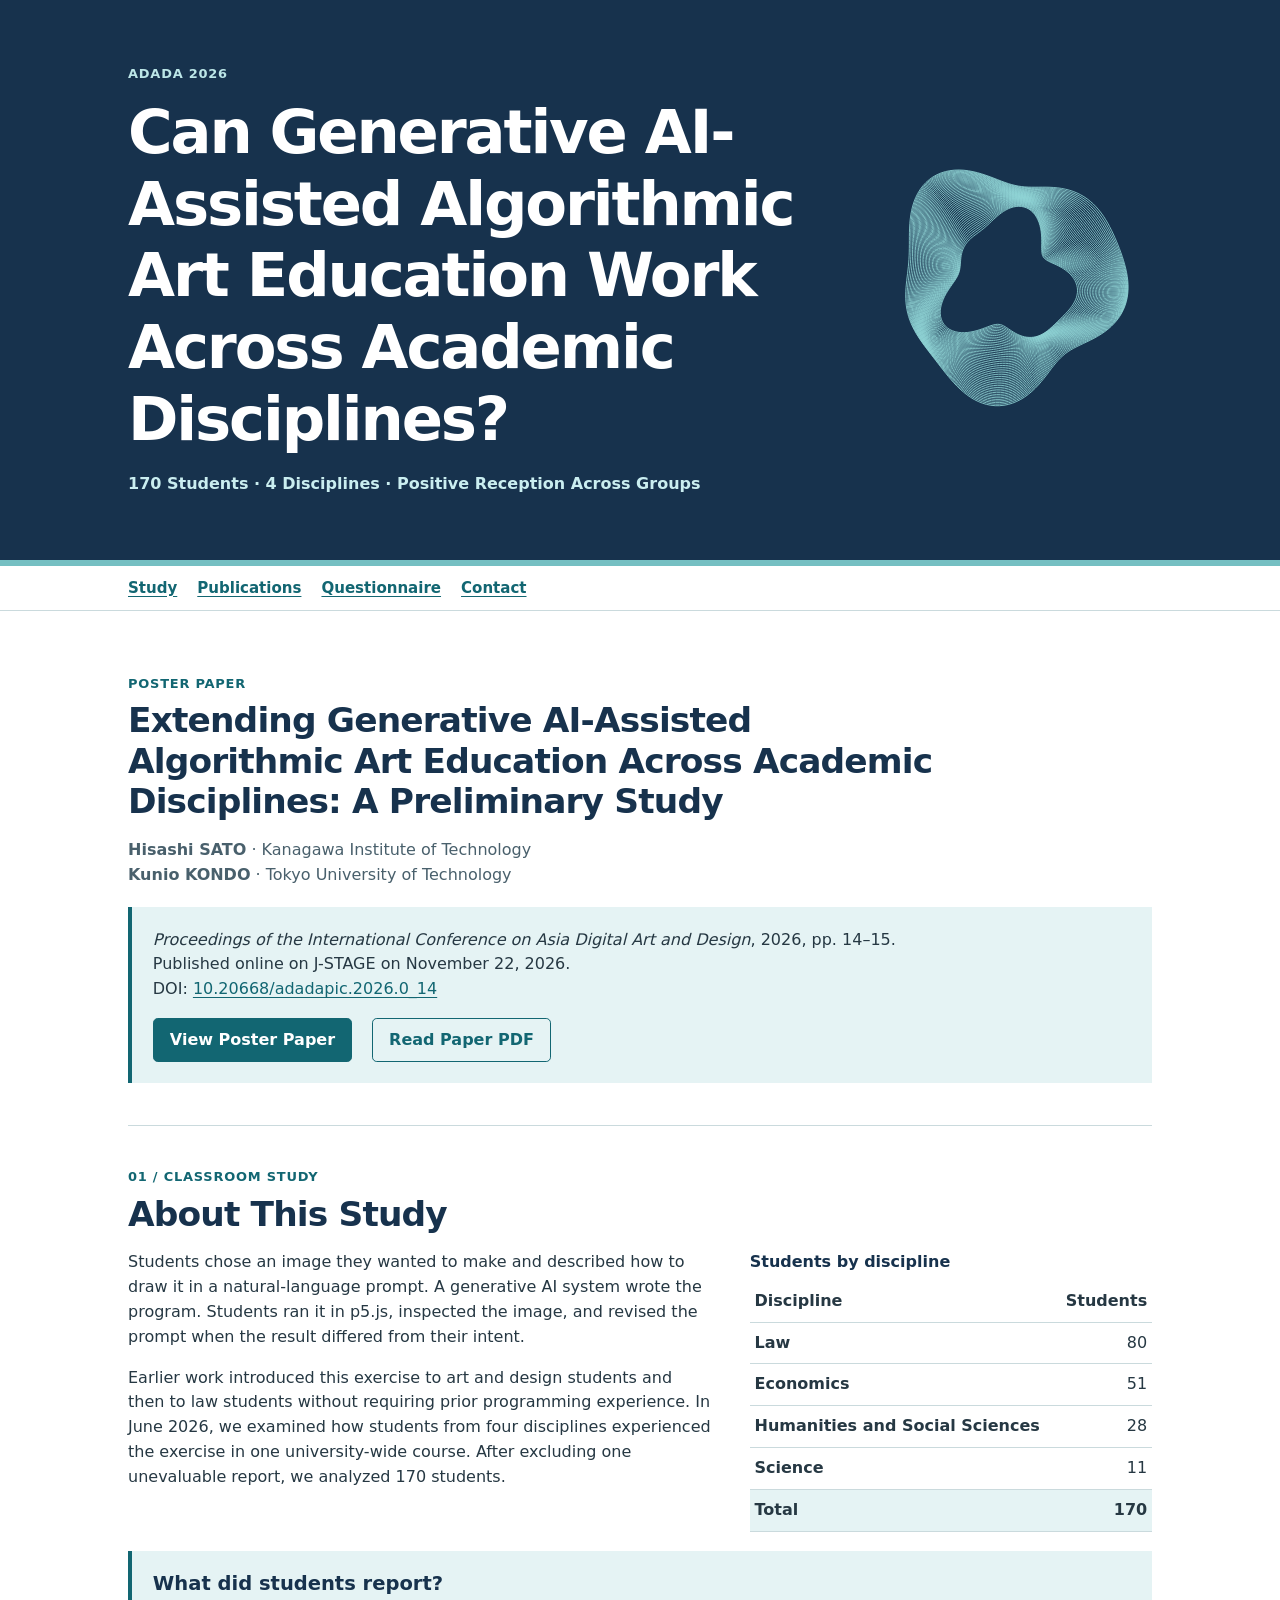
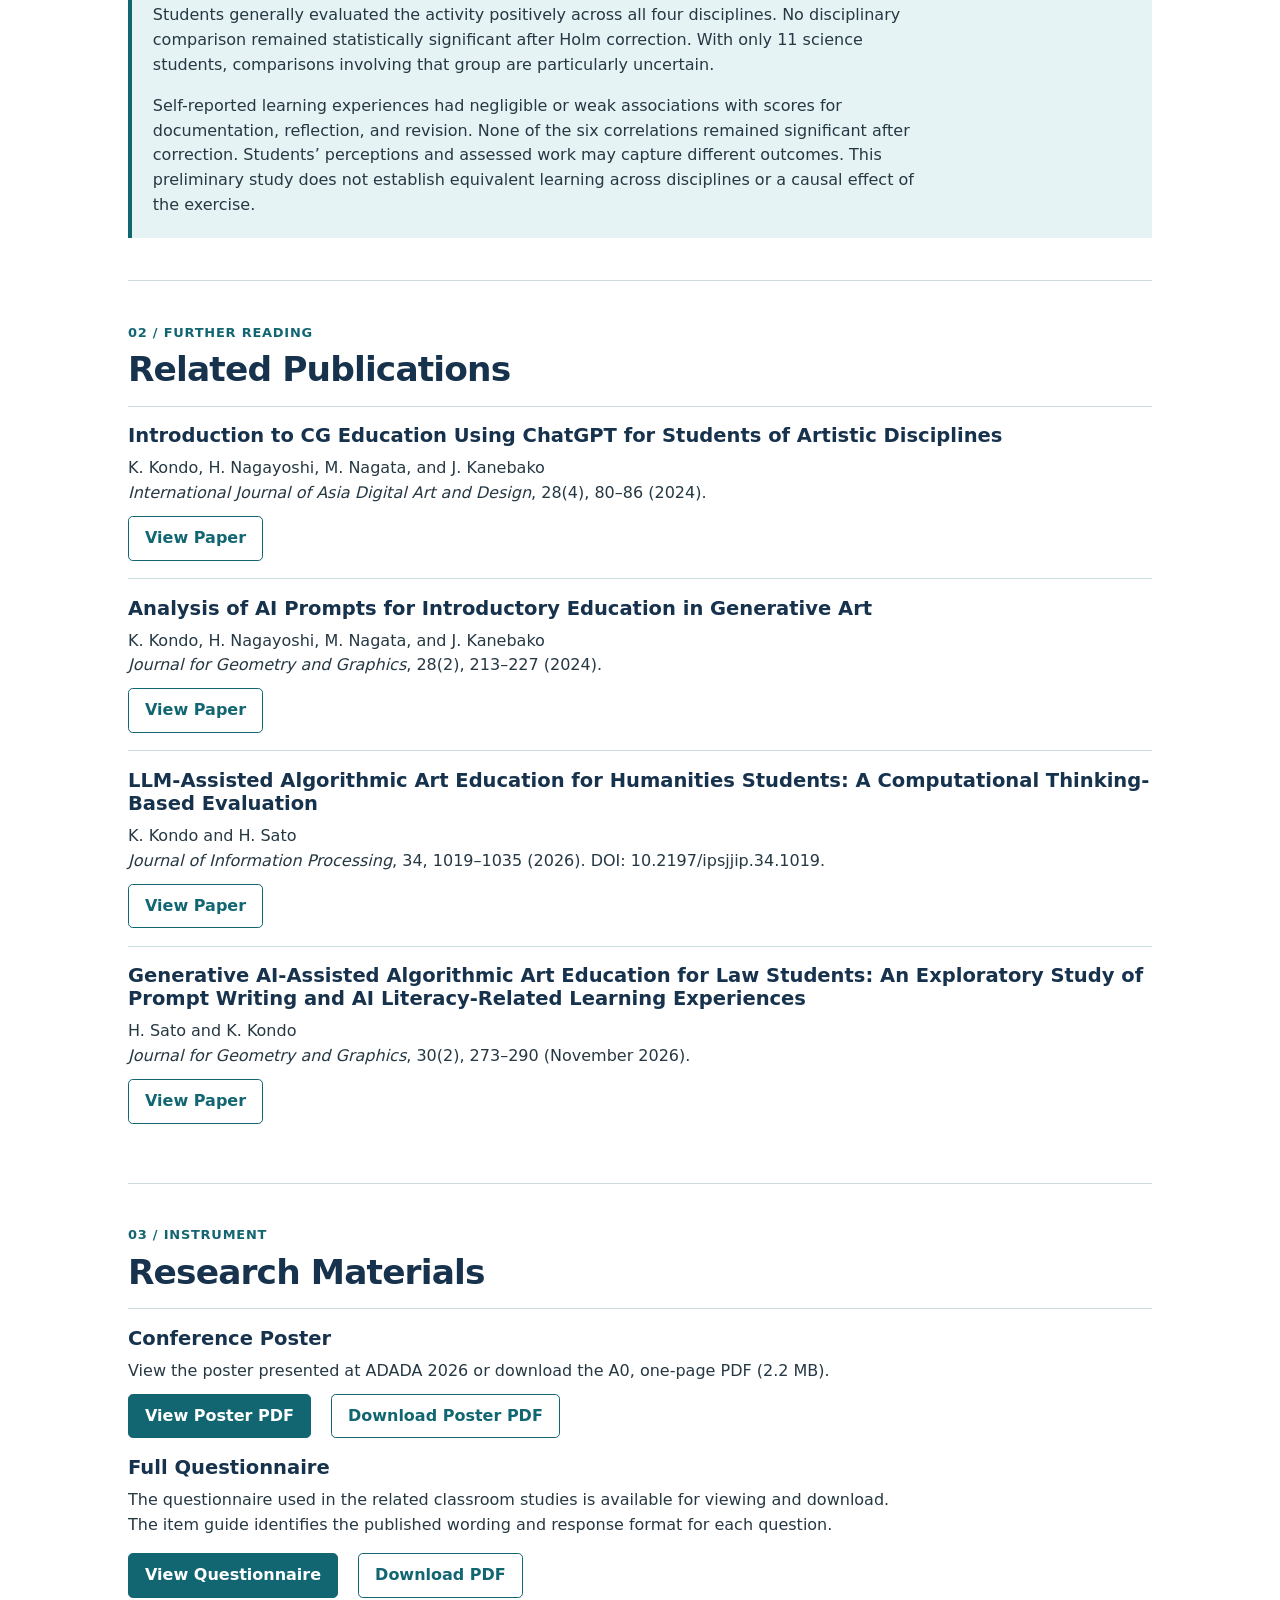
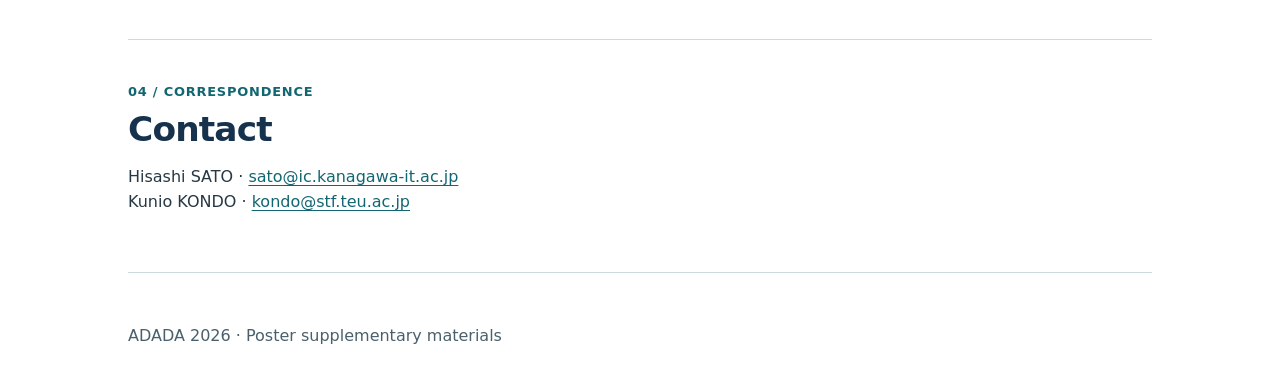
<file: adada2026/index.html>
<!doctype html>
<html lang="en"><head><meta charset="utf-8"><meta name="viewport" content="width=device-width,initial-scale=1"><title>ADADA 2026 · Algorithmic Art Across Disciplines</title><meta name="description" content="Study overview, related publications and classroom questionnaire for the ADADA 2026 poster by Hisashi Sato and Kunio Kondo."><link rel="stylesheet" href="assets/style.css"></head>
<body><a class="skip" href="#main">Skip to content</a>
<header class="hero home"><div class="wrap"><p class="eyebrow">ADADA 2026</p><h1>Can Generative AI-Assisted Algorithmic Art Education Work Across Academic Disciplines?</h1><p class="strap">170 Students · 4 Disciplines · Positive Reception Across Groups</p></div></header>
<nav aria-label="Poster resources"><div class="wrap"><a href="#study">Study</a><a href="#publications">Publications</a><a href="questionnaire.html">Questionnaire</a><a href="#contact">Contact</a></div></nav>
<main id="main" class="wrap"><div class="paper"><p class="kicker">Poster paper</p><h2>Extending Generative AI-Assisted Algorithmic Art Education Across Academic Disciplines: A Preliminary Study</h2><p class="byline"><strong>Hisashi SATO</strong> · Kanagawa Institute of Technology<br><strong>Kunio KONDO</strong> · Tokyo University of Technology</p>
<div class="callout" id="published-paper">
<p><i>Proceedings of the International Conference on Asia Digital Art and Design</i>, 2026, pp. 14–15.<br>
Published online on J-STAGE on November 22, 2026.<br>
DOI: <a href="https://doi.org/10.20668/adadapic.2026.0_14">10.20668/adadapic.2026.0_14</a></p>
<div class="actions">
<a class="button primary" href="https://www.jstage.jst.go.jp/article/adadapic/2026/0/2026_14/_article/-char/en">View Poster Paper</a>
<a class="button" href="https://www.jstage.jst.go.jp/article/adadapic/2026/0/2026_14/_pdf/-char/en">Read Paper PDF</a>
</div>
</div>
</div>
<section id="study"><p class="kicker">01 / Classroom study</p><h2>About This Study</h2><div class="studygrid"><div><p>Students chose an image they wanted to make and described how to draw it in a natural-language prompt. A generative AI system wrote the program. Students ran it in p5.js, inspected the image, and revised the prompt when the result differed from their intent.</p><p>Earlier work introduced this exercise to art and design students and then to law students without requiring prior programming experience. In June 2026, we examined how students from four disciplines experienced the exercise in one university-wide course. After excluding one unevaluable report, we analyzed 170 students.</p></div>
<table><caption>Students by discipline</caption><thead><tr><th scope="col">Discipline</th><th scope="col">Students</th></tr></thead><tbody><tr><th scope="row">Law</th><td>80</td></tr><tr><th scope="row">Economics</th><td>51</td></tr><tr><th scope="row">Humanities and Social Sciences</th><td>28</td></tr><tr><th scope="row">Science</th><td>11</td></tr></tbody><tfoot><tr><th scope="row">Total</th><td>170</td></tr></tfoot></table></div>
<div class="callout"><h3>What did students report?</h3><p>Students generally evaluated the activity positively across all four disciplines. No disciplinary comparison remained statistically significant after Holm correction. With only 11 science students, comparisons involving that group are particularly uncertain.</p><p>Self-reported learning experiences had negligible or weak associations with scores for documentation, reflection, and revision. None of the six correlations remained significant after correction. Students’ perceptions and assessed work may capture different outcomes. This preliminary study does not establish equivalent learning across disciplines or a causal effect of the exercise.</p></div></section>
<section id="publications"><p class="kicker">02 / Further reading</p><h2>Related Publications</h2>
<article class="pub"><h3>Introduction to CG Education Using ChatGPT for Students of Artistic Disciplines</h3><p>K. Kondo, H. Nagayoshi, M. Nagata, and J. Kanebako<br><i>International Journal of Asia Digital Art and Design</i>, 28(4), 80–86 (2024).</p><a class="button" aria-label="View Paper: Introduction to CG Education Using ChatGPT" href="https://www.jstage.jst.go.jp/article/adada/28/4/28_80/_article/-char/en">View Paper</a></article>
<article class="pub">
<h3>Analysis of AI Prompts for Introductory Education in Generative Art</h3>
<p>K. Kondo, H. Nagayoshi, M. Nagata, and J. Kanebako<br>
<i>Journal for Geometry and Graphics</i>, 28(2), 213–227 (2024).</p>
<a class="button" aria-label="View Paper: Analysis of AI Prompts for Introductory Education in Generative Art" href="https://www.heldermann.de/JGG/JGG28/JGG282/jgg28019.htm">View Paper</a>
</article>
<article class="pub"><h3>LLM-Assisted Algorithmic Art Education for Humanities Students: A Computational Thinking-Based Evaluation</h3><p>K. Kondo and H. Sato<br><i>Journal of Information Processing</i>, 34, 1019–1035 (2026). DOI: 10.2197/ipsjjip.34.1019.</p><a class="button" aria-label="View Paper: LLM-Assisted Algorithmic Art Education for Humanities Students" href="https://doi.org/10.2197/ipsjjip.34.1019">View Paper</a></article>
<article class="pub"><h3>Generative AI-Assisted Algorithmic Art Education for Law Students: An Exploratory Study of Prompt Writing and AI Literacy-Related Learning Experiences</h3><p>H. Sato and K. Kondo<br><i>Journal for Geometry and Graphics</i>, 30(2), 273–290 (November 2026).</p><a class="button" aria-label="View Paper: Generative AI-Assisted Algorithmic Art Education for Law Students" href="https://www.heldermann.de/JGG/JGG30/JGG302/jgg30018.htm">View Paper</a></article></section>
<section id="materials"><p class="kicker">03 / Instrument</p><h2>Research Materials</h2>
<div class="pub">
<h3>Conference Poster</h3>
<p>View the poster presented at ADADA 2026 or download the A0, one-page PDF (2.2 MB).</p>
<div class="actions">
<a class="button primary" href="adada2026-poster.pdf">View Poster PDF</a>
<a class="button" href="adada2026-poster.pdf" download>Download Poster PDF</a>
</div>
</div>
<h3>Full Questionnaire</h3><p>The questionnaire used in the related classroom studies is available for viewing and download. The item guide identifies the published wording and response format for each question.</p><div class="actions"><a class="button primary" href="questionnaire.html">View Questionnaire</a><a class="button" href="questionnaire.pdf" download>Download PDF</a></div></section>
<section id="contact"><p class="kicker">04 / Correspondence</p><h2>Contact</h2><p>Hisashi SATO · <a href="mailto:sato@ic.kanagawa-it.ac.jp">sato@ic.kanagawa-it.ac.jp</a><br>Kunio KONDO · <a href="mailto:kondo@stf.teu.ac.jp">kondo@stf.teu.ac.jp</a></p></section></main><footer class="wrap">ADADA 2026 · Poster supplementary materials</footer></body></html>
</file>
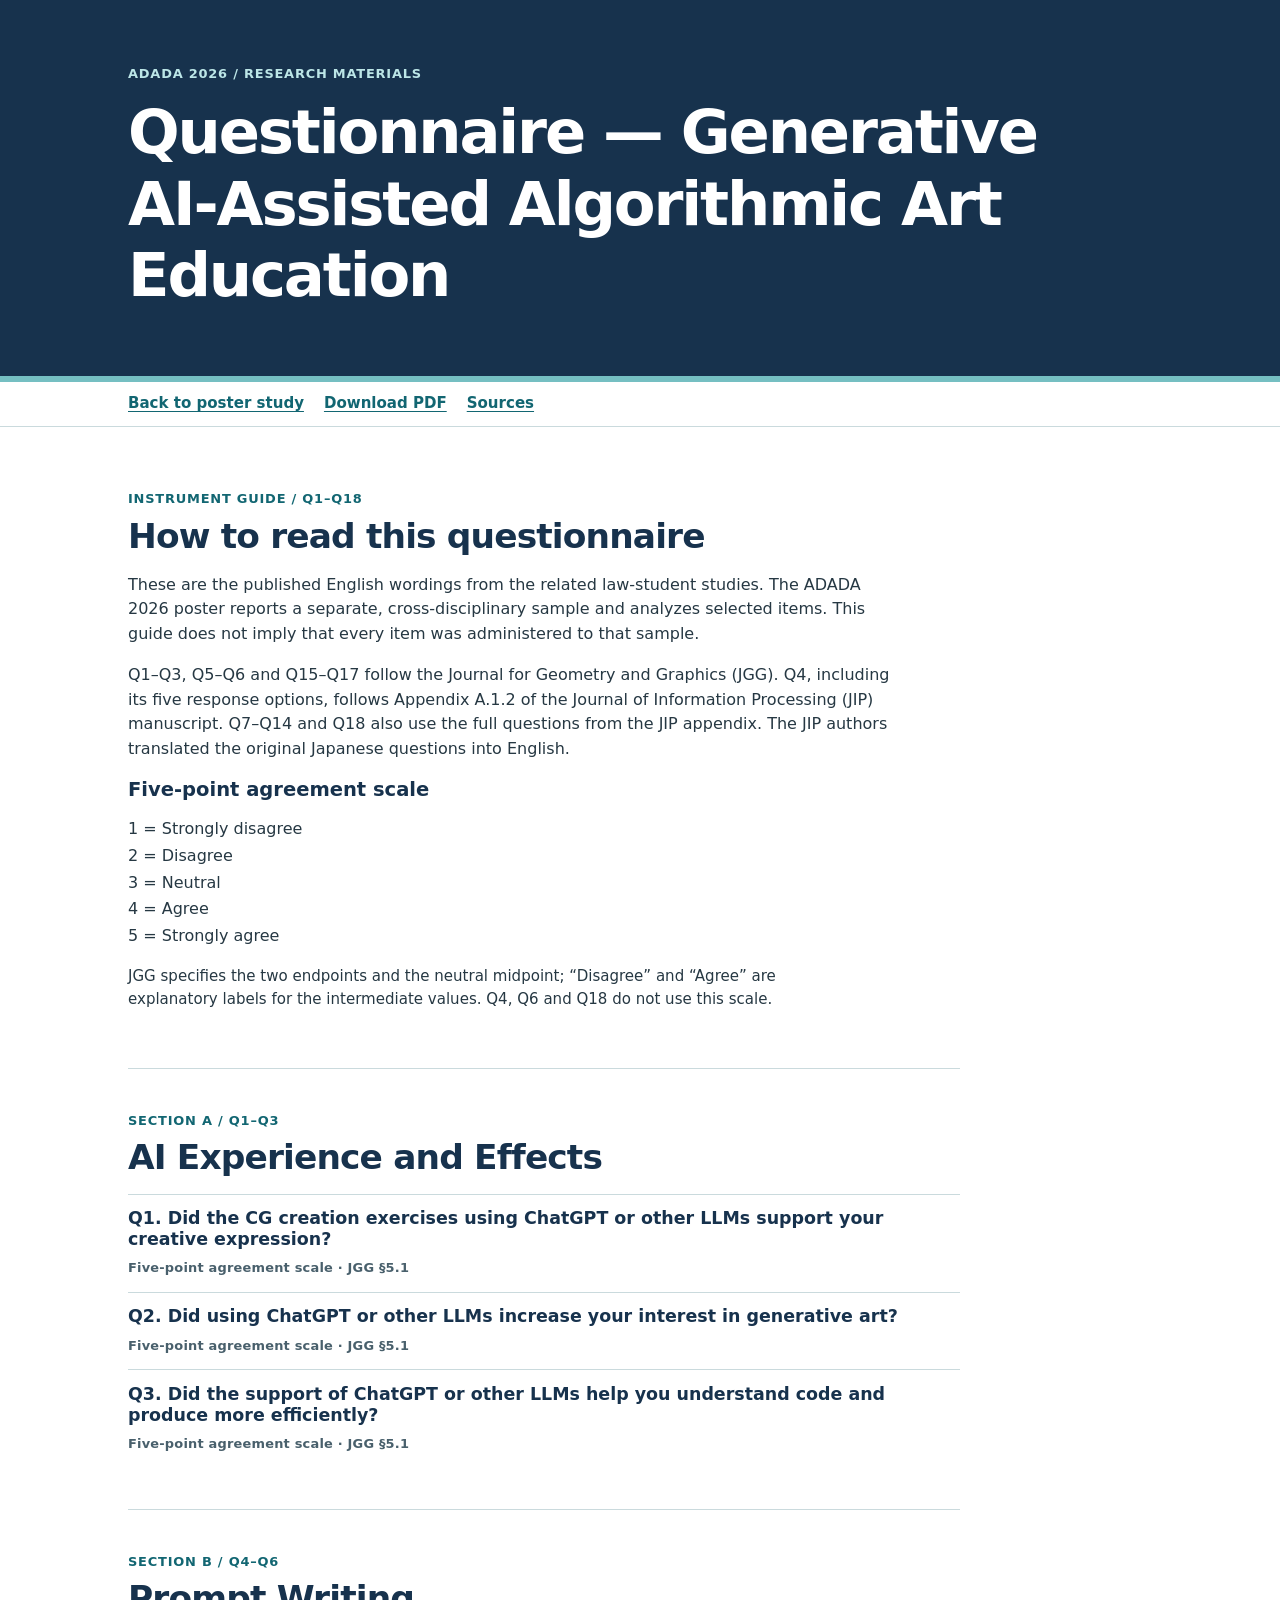
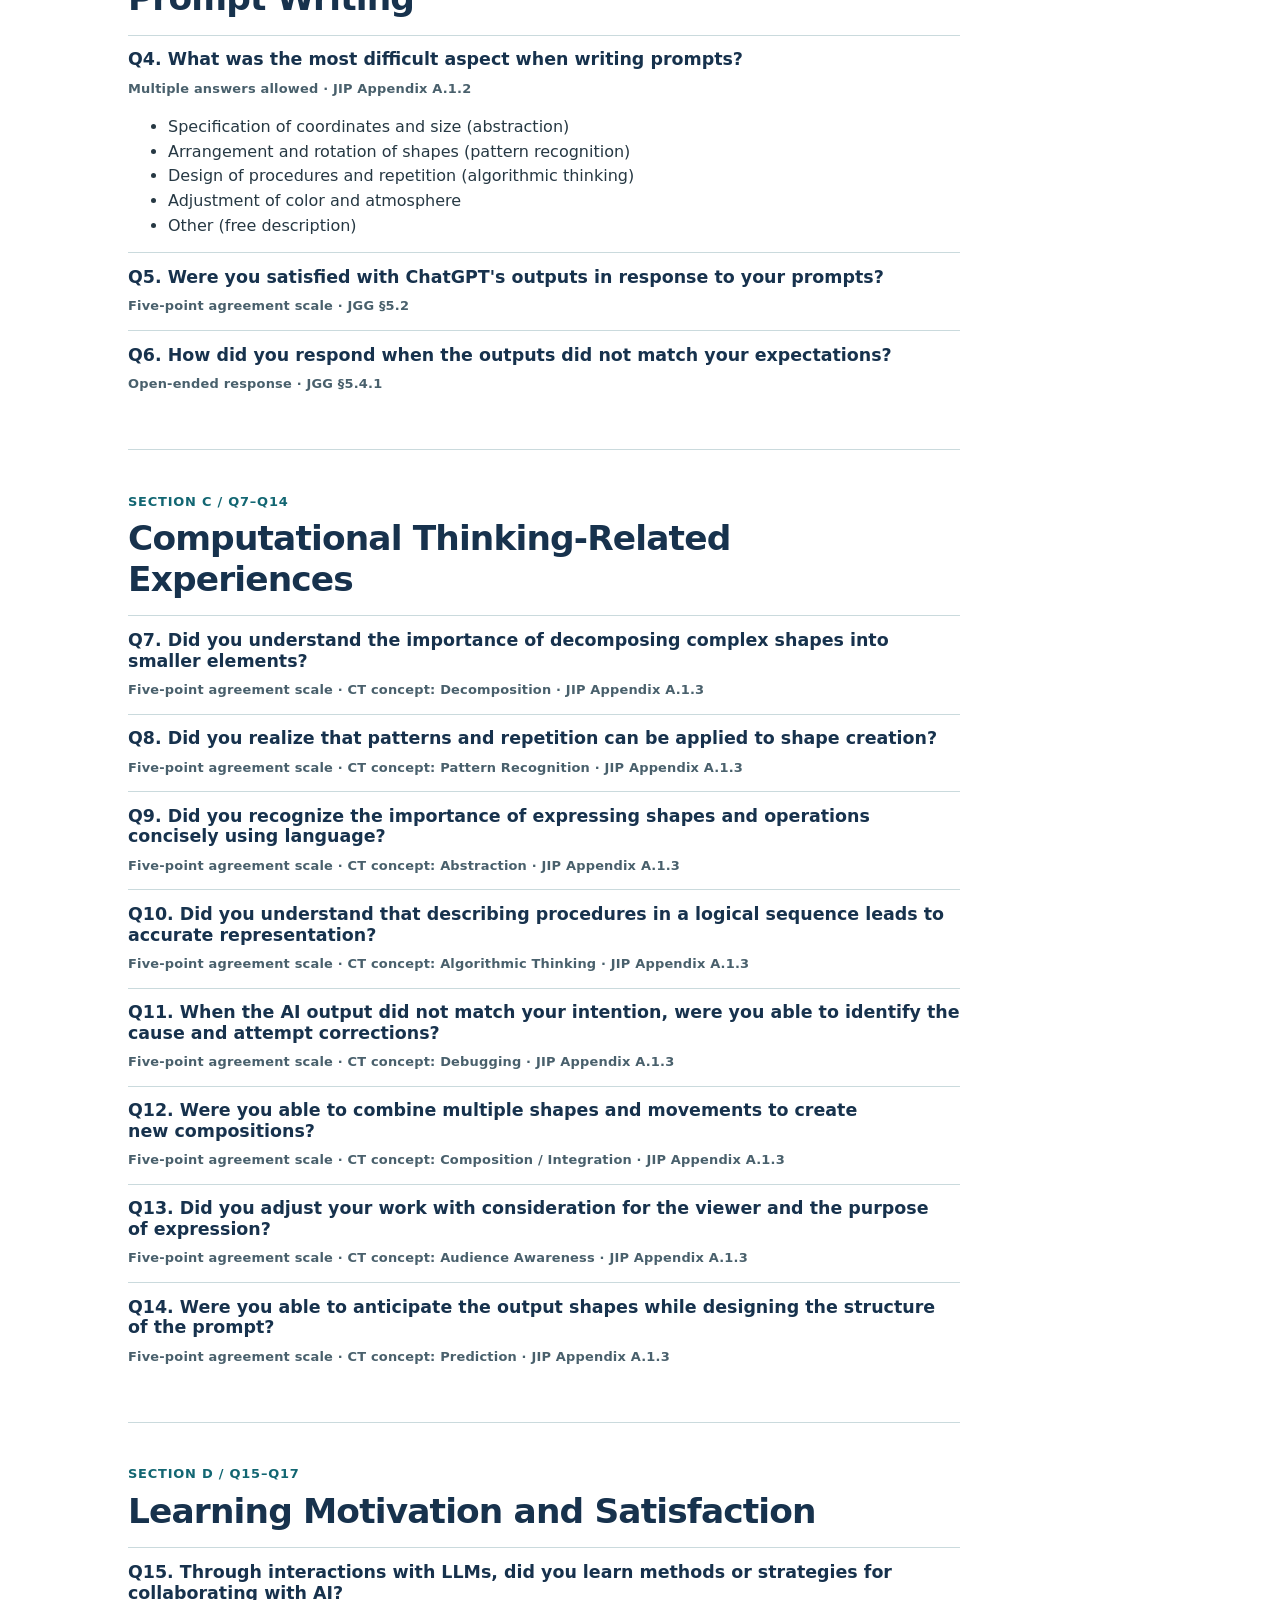
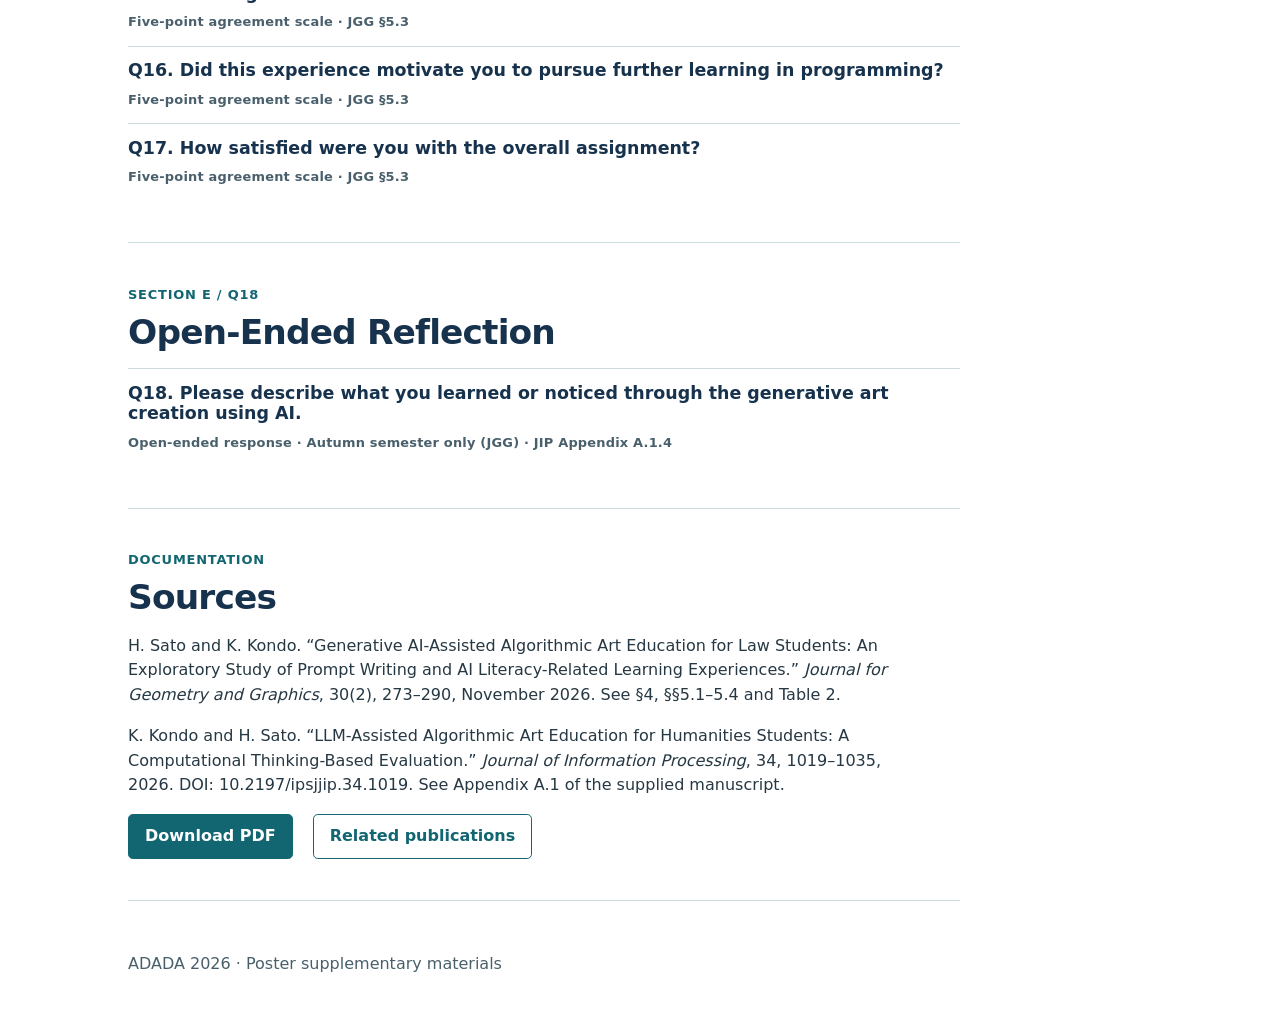
<file: adada2026/questionnaire.html>
<!doctype html><html lang="en"><head><meta charset="utf-8"><meta name="viewport" content="width=device-width,initial-scale=1"><title>Questionnaire — Generative AI-Assisted Algorithmic Art Education</title><link rel="stylesheet" href="assets/style.css"></head><body>
<a class="skip" href="#main">Skip to content</a><header class="hero"><div class="wrap"><p class="eyebrow">ADADA 2026 / Research materials</p><h1>Questionnaire — Generative AI-Assisted Algorithmic Art Education</h1></div></header>
<nav aria-label="Questionnaire resources"><div class="wrap"><a href="index.html">Back to poster study</a><a href="questionnaire.pdf" download>Download PDF</a><a href="#sources">Sources</a></div></nav>
<main id="main" class="wrap qpage"><section><p class="kicker">Instrument guide / Q1–Q18</p><h2>How to read this questionnaire</h2><p>These are the published English wordings from the related law-student studies. The ADADA 2026 poster reports a separate, cross-disciplinary sample and analyzes selected items. This guide does not imply that every item was administered to that sample.</p><p>Q1–Q3, Q5–Q6 and Q15–Q17 follow the Journal for Geometry and Graphics (JGG). Q4, including its five response options, follows Appendix A.1.2 of the Journal of Information Processing (JIP) manuscript. Q7–Q14 and Q18 also use the full questions from the JIP appendix. The JIP authors translated the original Japanese questions into English.</p>
<h3>Five-point agreement scale</h3><ol class="scale"><li>1 = Strongly disagree</li><li>2 = Disagree</li><li>3 = Neutral</li><li>4 = Agree</li><li>5 = Strongly agree</li></ol><p class="source">JGG specifies the two endpoints and the neutral midpoint; “Disagree” and “Agree” are explanatory labels for the intermediate values. Q4, Q6 and Q18 do not use this scale.</p></section>
<section class="group"><p class="kicker">Section A / Q1–Q3</p><h2>AI Experience and Effects</h2>
<div class="q" id="q1"><h3>Q1. Did the CG creation exercises using ChatGPT or other LLMs support your creative expression?</h3><p class="meta">Five-point agreement scale · JGG §5.1</p>
</div>
<div class="q" id="q2"><h3>Q2. Did using ChatGPT or other LLMs increase your interest in generative art?</h3><p class="meta">Five-point agreement scale · JGG §5.1</p>
</div>
<div class="q" id="q3"><h3>Q3. Did the support of ChatGPT or other LLMs help you understand code and produce more efficiently?</h3><p class="meta">Five-point agreement scale · JGG §5.1</p>
</div>
</section>
<section class="newpage"><p class="kicker">Section B / Q4–Q6</p><h2>Prompt Writing</h2>
<div class="q" id="q4">
<h3>Q4. What was the most difficult aspect when writing prompts?</h3>
<p class="meta">Multiple answers allowed · JIP Appendix A.1.2</p>
<ul>
<li>Specification of coordinates and size (abstraction)</li>
<li>Arrangement and rotation of shapes (pattern recognition)</li>
<li>Design of procedures and repetition (algorithmic thinking)</li>
<li>Adjustment of color and atmosphere</li>
<li>Other (free description)</li>
</ul>
</div>
<div class="q" id="q5"><h3>Q5. Were you satisfied with ChatGPT&#x27;s outputs in response to your prompts?</h3><p class="meta">Five-point agreement scale · JGG §5.2</p>
</div>
<div class="q" id="q6"><h3>Q6. How did you respond when the outputs did not match your expectations?</h3><p class="meta">Open-ended response · JGG §5.4.1</p>
</div>
</section>
<section class="group"><p class="kicker">Section C / Q7–Q14</p><h2>Computational Thinking-Related Experiences</h2>
<div class="q" id="q7"><h3>Q7. Did you understand the importance of decomposing complex shapes into smaller elements?</h3><p class="meta">Five-point agreement scale · CT concept: Decomposition · JIP Appendix A.1.3</p>
</div>
<div class="q" id="q8"><h3>Q8. Did you realize that patterns and repetition can be applied to shape creation?</h3><p class="meta">Five-point agreement scale · CT concept: Pattern Recognition · JIP Appendix A.1.3</p>
</div>
<div class="q" id="q9"><h3>Q9. Did you recognize the importance of expressing shapes and operations concisely using language?</h3><p class="meta">Five-point agreement scale · CT concept: Abstraction · JIP Appendix A.1.3</p>
</div>
<div class="q" id="q10"><h3>Q10. Did you understand that describing procedures in a logical sequence leads to accurate representation?</h3><p class="meta">Five-point agreement scale · CT concept: Algorithmic Thinking · JIP Appendix A.1.3</p>
</div>
<div class="q" id="q11"><h3>Q11. When the AI output did not match your intention, were you able to identify the cause and attempt corrections?</h3><p class="meta">Five-point agreement scale · CT concept: Debugging · JIP Appendix A.1.3</p>
</div>
<div class="q" id="q12"><h3>Q12. Were you able to combine multiple shapes and movements to create new compositions?</h3><p class="meta">Five-point agreement scale · CT concept: Composition / Integration · JIP Appendix A.1.3</p>
</div>
<div class="q" id="q13"><h3>Q13. Did you adjust your work with consideration for the viewer and the purpose of expression?</h3><p class="meta">Five-point agreement scale · CT concept: Audience Awareness · JIP Appendix A.1.3</p>
</div>
<div class="q" id="q14"><h3>Q14. Were you able to anticipate the output shapes while designing the structure of the prompt?</h3><p class="meta">Five-point agreement scale · CT concept: Prediction · JIP Appendix A.1.3</p>
</div>
</section>
<section class="newpage"><p class="kicker">Section D / Q15–Q17</p><h2>Learning Motivation and Satisfaction</h2>
<div class="q" id="q15"><h3>Q15. Through interactions with LLMs, did you learn methods or strategies for collaborating with AI?</h3><p class="meta">Five-point agreement scale · JGG §5.3</p>
</div>
<div class="q" id="q16"><h3>Q16. Did this experience motivate you to pursue further learning in programming?</h3><p class="meta">Five-point agreement scale · JGG §5.3</p>
</div>
<div class="q" id="q17"><h3>Q17. How satisfied were you with the overall assignment?</h3><p class="meta">Five-point agreement scale · JGG §5.3</p>
</div>
</section>
<section class="group"><p class="kicker">Section E / Q18</p><h2>Open-Ended Reflection</h2>
<div class="q" id="q18"><h3>Q18. Please describe what you learned or noticed through the generative art creation using AI.</h3><p class="meta">Open-ended response · Autumn semester only (JGG) · JIP Appendix A.1.4</p>
</div>
</section>
<section id="sources"><p class="kicker">Documentation</p><h2>Sources</h2><p>H. Sato and K. Kondo. “Generative AI-Assisted Algorithmic Art Education for Law Students: An Exploratory Study of Prompt Writing and AI Literacy-Related Learning Experiences.” <i>Journal for Geometry and Graphics</i>, 30(2), 273–290, November 2026. See §4, §§5.1–5.4 and Table 2.</p><p>K. Kondo and H. Sato. “LLM-Assisted Algorithmic Art Education for Humanities Students: A Computational Thinking-Based Evaluation.” <i>Journal of Information Processing</i>, 34, 1019–1035, 2026. DOI: 10.2197/ipsjjip.34.1019. See Appendix A.1 of the supplied manuscript.</p><div class="actions"><a class="button primary" href="questionnaire.pdf" download>Download PDF</a><a class="button" href="index.html#publications">Related publications</a></div></section></main><footer class="wrap">ADADA 2026 · Poster supplementary materials</footer></body></html>
</file>
<file: adada2026/assets/style.css>
:root{--navy:#17324d;--teal:#126672;--ink:#263843;--muted:#49606c;--line:#cadadd;--tint:#e5f3f4;color:var(--ink);background:white;font:100%/1.55 system-ui,-apple-system,sans-serif}
*{box-sizing:border-box}body{margin:0}a{color:var(--teal);text-underline-offset:.2em}a:focus-visible{outline:3px solid #cd7513;outline-offset:3px}.skip{position:absolute;left:.5rem;top:-8rem;background:white;padding:.6rem;z-index:5}.skip:focus{top:.5rem}
.wrap{width:min(100% - 2.5rem,64rem);margin-inline:auto}.hero{background:var(--navy);color:white;border-bottom:6px solid #75bfc2}.hero .wrap{padding-block:clamp(2rem,5vw,4.5rem);position:relative;isolation:isolate}.hero.home .wrap:after{content:"";position:absolute;inset:0 0 0 auto;width:28%;background:url('contours.svg') center right/contain no-repeat;z-index:-1}.home h1,.home .strap{max-width:70%}
.eyebrow,.kicker,.meta{font-size:.81rem;font-weight:650;letter-spacing:.06em}.eyebrow,.kicker{text-transform:uppercase}.eyebrow{color:#bce6e7;margin:0 0 .8rem}.kicker{color:var(--teal);margin:0 0 .4rem}.meta{color:var(--muted);letter-spacing:.015em}.strap{color:#caeef0;margin:1rem 0 0;font-weight:600}h1,h2,h3,p{margin-top:0}h1,h2,h3{line-height:1.18;text-wrap:pretty}h1{font-size:clamp(2rem,4.9vw,3.8rem);letter-spacing:-.035em;margin-bottom:0}h2{font-size:clamp(1.55rem,3vw,2.15rem);color:var(--navy);letter-spacing:-.025em;margin-bottom:1rem}h3{color:var(--navy);font-size:1.22rem;margin-bottom:.55rem}p{max-width:75ch}
nav{border-bottom:1px solid var(--line)}nav .wrap,.actions{display:flex;gap:.35rem 1.25rem;flex-wrap:wrap}nav a,.button{display:inline-flex;align-items:center;min-height:44px;font-weight:600}nav a{font-size:.94rem}.button{padding:.55rem 1rem;border:1px solid var(--teal);border-radius:.3rem;text-decoration:none}.button:hover{background:var(--tint)}.primary,.primary:hover{background:var(--teal);color:white}
main{padding-block:1.3rem 2rem}section,.paper{padding:clamp(1.4rem,4vw,2.6rem) 0;border-bottom:1px solid var(--line)}.paper h2{max-width:35ch}.byline{color:var(--muted);margin-bottom:0}.studygrid{display:grid;grid-template-columns:1.45fr 1fr;gap:2.4rem}table{border-collapse:collapse;width:100%;align-self:start}caption{text-align:left;font-weight:bold;color:var(--navy);margin-bottom:.35rem}td,th{text-align:left;padding:.5rem .3rem;border-bottom:1px solid var(--line)}td:last-child,thead th:last-child{text-align:right;font-variant-numeric:tabular-nums}tfoot{background:var(--tint);font-weight:bold}.callout{background:var(--tint);border-left:4px solid var(--teal);padding:1.3rem;margin-top:1.2rem}.callout p:last-child,.actions,.pub p:last-child{margin-bottom:0}.pub{padding:1.1rem 0;border-top:1px solid var(--line)}.pub .button{min-height:44px}.pub p{margin-bottom:.65rem}footer{padding:1.2rem 0 2rem;color:var(--muted)}.q{padding:.85rem 0;border-top:1px solid var(--line);break-inside:avoid}.q h3{font-size:1.09rem;max-width:72ch}.q .meta{margin:0}.q ul{margin-bottom:0}.qpage section{max-width:52rem}.qpage .scale{padding-left:1.35rem}.qpage .source{font-size:.94rem}
@media(max-width:680px){.hero.home .wrap:after{display:none}.home h1,.home .strap{max-width:100%}.studygrid{grid-template-columns:1fr;gap:.6rem}.wrap{width:calc(100% - 2rem)}nav .wrap{gap:0 .85rem}.button{padding-inline:.8rem}}
@page{size:A4 portrait;margin:16mm 18mm}
@media print{.skip,nav,footer,.actions{display:none}.wrap{width:100%}body{font:10.5pt/1.35 Arial,sans-serif}.hero{color:var(--navy);background:white;border-bottom:1pt solid var(--teal)}.hero .wrap{padding:0 0 4mm}.eyebrow,.kicker{color:var(--teal);font-size:8.5pt}h1{font-size:22pt}.qpage{padding:0}.qpage section{max-width:none;padding:3mm 0;border:0}.qpage h2{font-size:15pt;margin-bottom:2mm}.qpage h3{font-size:11pt;margin-bottom:1mm}.qpage .q{padding:2mm 0}.qpage .meta{font-size:8pt}.qpage p,.qpage ul{margin-bottom:2mm}.qpage .newpage{break-before:page}.qpage .scale{list-style:none;padding:0;margin:0}.scale li{display:inline-block;margin-right:3mm}.source{font-size:9pt}a{color:inherit}}
.scale{list-style:none;padding:0!important}.scale li{margin:.12rem 0}
@media print{.qpage section{padding:2mm 0}.qpage .q{padding:1.6mm 0}.qpage p{max-width:none}.qpage .q h3{max-width:none}.qpage .scale{display:flex;flex-wrap:wrap;gap:0 3mm}.qpage .scale li{margin:0}.qpage .meta{letter-spacing:0}}
</file>
